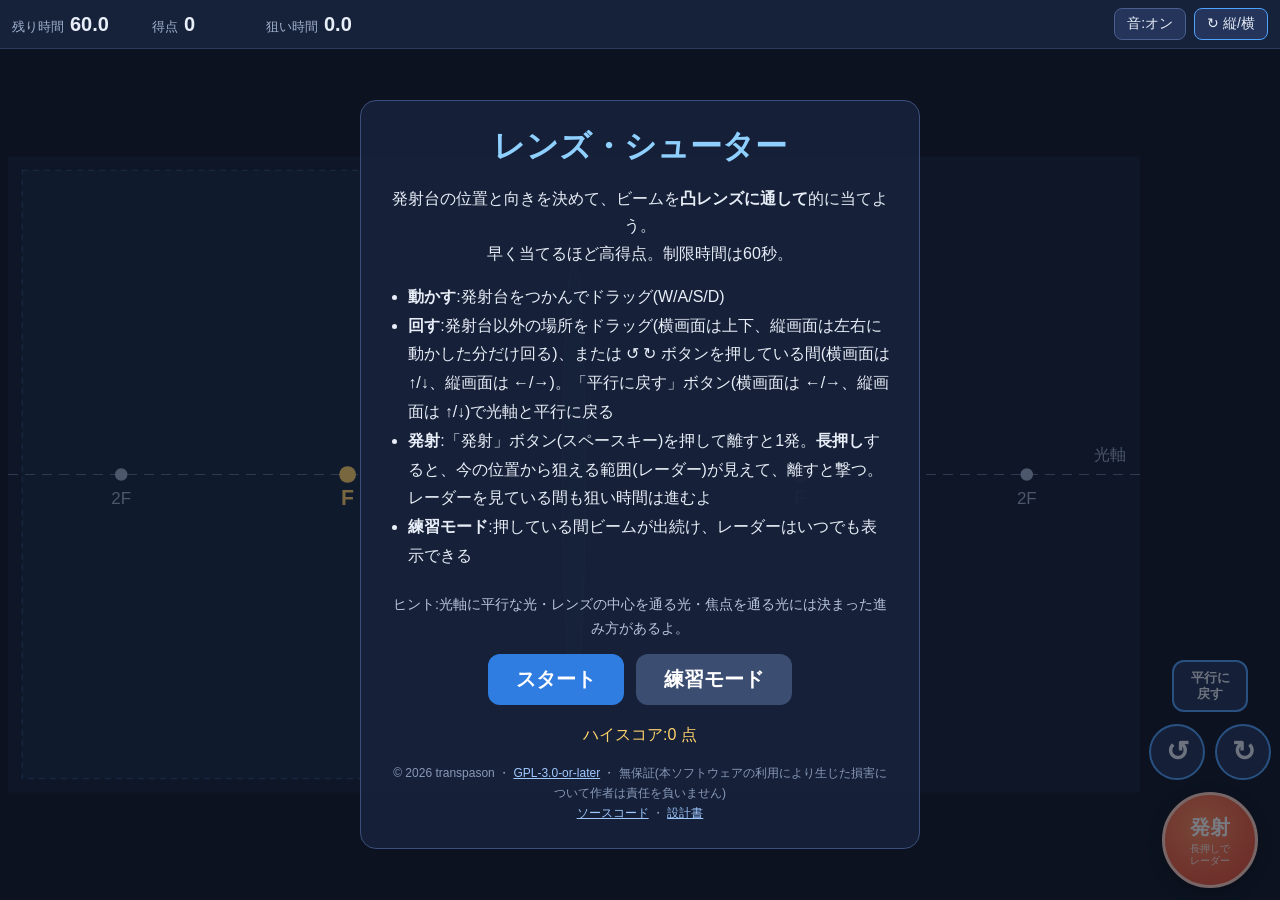
<file: index.html>
<!DOCTYPE html>
<!-- SPDX-License-Identifier: GPL-3.0-or-later
     Copyright (C) 2026 transpason — 無保証。詳細は LICENSE を参照。 -->
<html lang="ja">
<head>
  <meta charset="UTF-8">
  <meta name="viewport" content="width=device-width, initial-scale=1, maximum-scale=1, user-scalable=no">
  <title>レンズ・シューター</title>
  <link rel="stylesheet" href="style.css">
</head>
<body>
  <header id="hud">
    <div class="hud-item" id="hud-time-box"><span class="hud-label">残り時間</span><span id="hud-time" class="hud-value">60.0</span></div>
    <div class="hud-item" id="hud-score-box"><span class="hud-label">得点</span><span id="hud-score" class="hud-value">0</span></div>
    <div class="hud-item"><span class="hud-label">狙い時間</span><span id="hud-aim" class="hud-value">0.0</span></div>
    <div class="hud-item" id="hud-f-box" hidden>
      <label class="hud-label" for="f-slider">焦点距離</label>
      <input id="f-slider" type="range" min="200" max="480" step="10" value="320">
    </div>
    <div class="hud-buttons">
      <button id="btn-quit" class="hud-btn" hidden>やめる</button>
      <button id="btn-radar" class="hud-btn" title="狙える範囲(レーダー)の表示のオン/オフ" hidden>レーダー:オン</button>
      <button id="btn-sound" class="hud-btn" title="効果音のオン/オフ">音:オン</button>
      <button id="btn-rotate" class="hud-btn" title="縦モード/横モードの切り替え(R キー)">↻ 縦/横</button>
    </div>
  </header>

  <main id="stage">
    <canvas id="game"></canvas>
    <div id="controls">
      <button id="btn-level" title="向きを光軸と平行に戻す(光軸に沿う向きの矢印キー)">平行に<br>戻す</button>
      <div class="turn-row">
        <button id="btn-turn-l" class="turn-btn" aria-label="左回りに旋回" title="押している間、左回りに旋回">↺</button>
        <button id="btn-turn-r" class="turn-btn" aria-label="右回りに旋回" title="押している間、右回りに旋回">↻</button>
      </div>
      <button id="btn-fire" aria-label="発射(長押しでレーダー)">発射<small>長押しで<br>レーダー</small></button>
    </div>

    <section id="overlay-title" class="overlay">
      <div class="panel">
        <h1>レンズ・シューター</h1>
        <p>発射台の位置と向きを決めて、ビームを<strong>凸レンズに通して</strong>的に当てよう。<br>
          早く当てるほど高得点。制限時間は60秒。</p>
        <ul class="howto">
          <li><b>動かす</b>:発射台をつかんでドラッグ(W/A/S/D)</li>
          <li><b>回す</b>:発射台以外の場所をドラッグ(横画面は上下、縦画面は左右に動かした分だけ回る)、または ↺ ↻ ボタンを押している間(横画面は ↑/↓、縦画面は ←/→)。「平行に戻す」ボタン(横画面は ←/→、縦画面は ↑/↓)で光軸と平行に戻る</li>
          <li><b>発射</b>:「発射」ボタン(スペースキー)を押して離すと1発。<b>長押し</b>すると、今の位置から狙える範囲(レーダー)が見えて、離すと撃つ。レーダーを見ている間も狙い時間は進むよ</li>
          <li><b>練習モード</b>:押している間ビームが出続け、レーダーはいつでも表示できる</li>
        </ul>
        <p class="hint">ヒント:光軸に平行な光・レンズの中心を通る光・焦点を通る光には決まった進み方があるよ。</p>
        <div class="buttons">
          <button id="btn-start" class="big">スタート</button>
          <button id="btn-practice" class="big secondary">練習モード</button>
        </div>
        <p class="highscore">ハイスコア:<span id="title-high">0</span> 点</p>
        <p class="legal">© 2026 transpason ・ <a href="https://github.com/transpason/game_lens_shooter/blob/main/LICENSE" target="_blank" rel="noopener">GPL-3.0-or-later</a> ・ 無保証(本ソフトウェアの利用により生じた損害について作者は責任を負いません)<br>
          <a href="https://github.com/transpason/game_lens_shooter" target="_blank" rel="noopener">ソースコード</a> ・ <a href="docs/design.html" target="_blank" rel="noopener">設計書</a></p>
      </div>
    </section>

    <section id="overlay-result" class="overlay" hidden>
      <div class="panel">
        <h2>結果</h2>
        <p class="result-score"><span id="res-score">0</span> 点 <span id="res-new" hidden>ハイスコア更新!</span></p>
        <table class="result-table">
          <tr><th>命中数</th><td id="res-hits">0</td></tr>
          <tr><th>最速命中</th><td id="res-best">-</td></tr>
          <tr><th>平行な光で命中</th><td id="res-parallel">0</td></tr>
          <tr><th>中心を通る光で命中</th><td id="res-center">0</td></tr>
          <tr><th>焦点を通る光で命中</th><td id="res-focus">0</td></tr>
          <tr><th>焦点から発射で命中</th><td id="res-focus-shot">0</td></tr>
          <tr><th>Fより内側から命中</th><td id="res-inside">0</td></tr>
          <tr><th>一発命中</th><td id="res-first">0</td></tr>
        </table>
        <p class="hint">後ろの線は、命中したビームの道筋だよ。</p>
        <div class="buttons">
          <button id="btn-retry" class="big">もう一度</button>
          <button id="btn-title" class="big secondary">タイトルへ</button>
        </div>
      </div>
    </section>

    <div id="rotate-fade"></div>
  </main>

  <script src="js/optics.js"></script>
  <script src="js/game.js"></script>
</body>
</html>
</file>
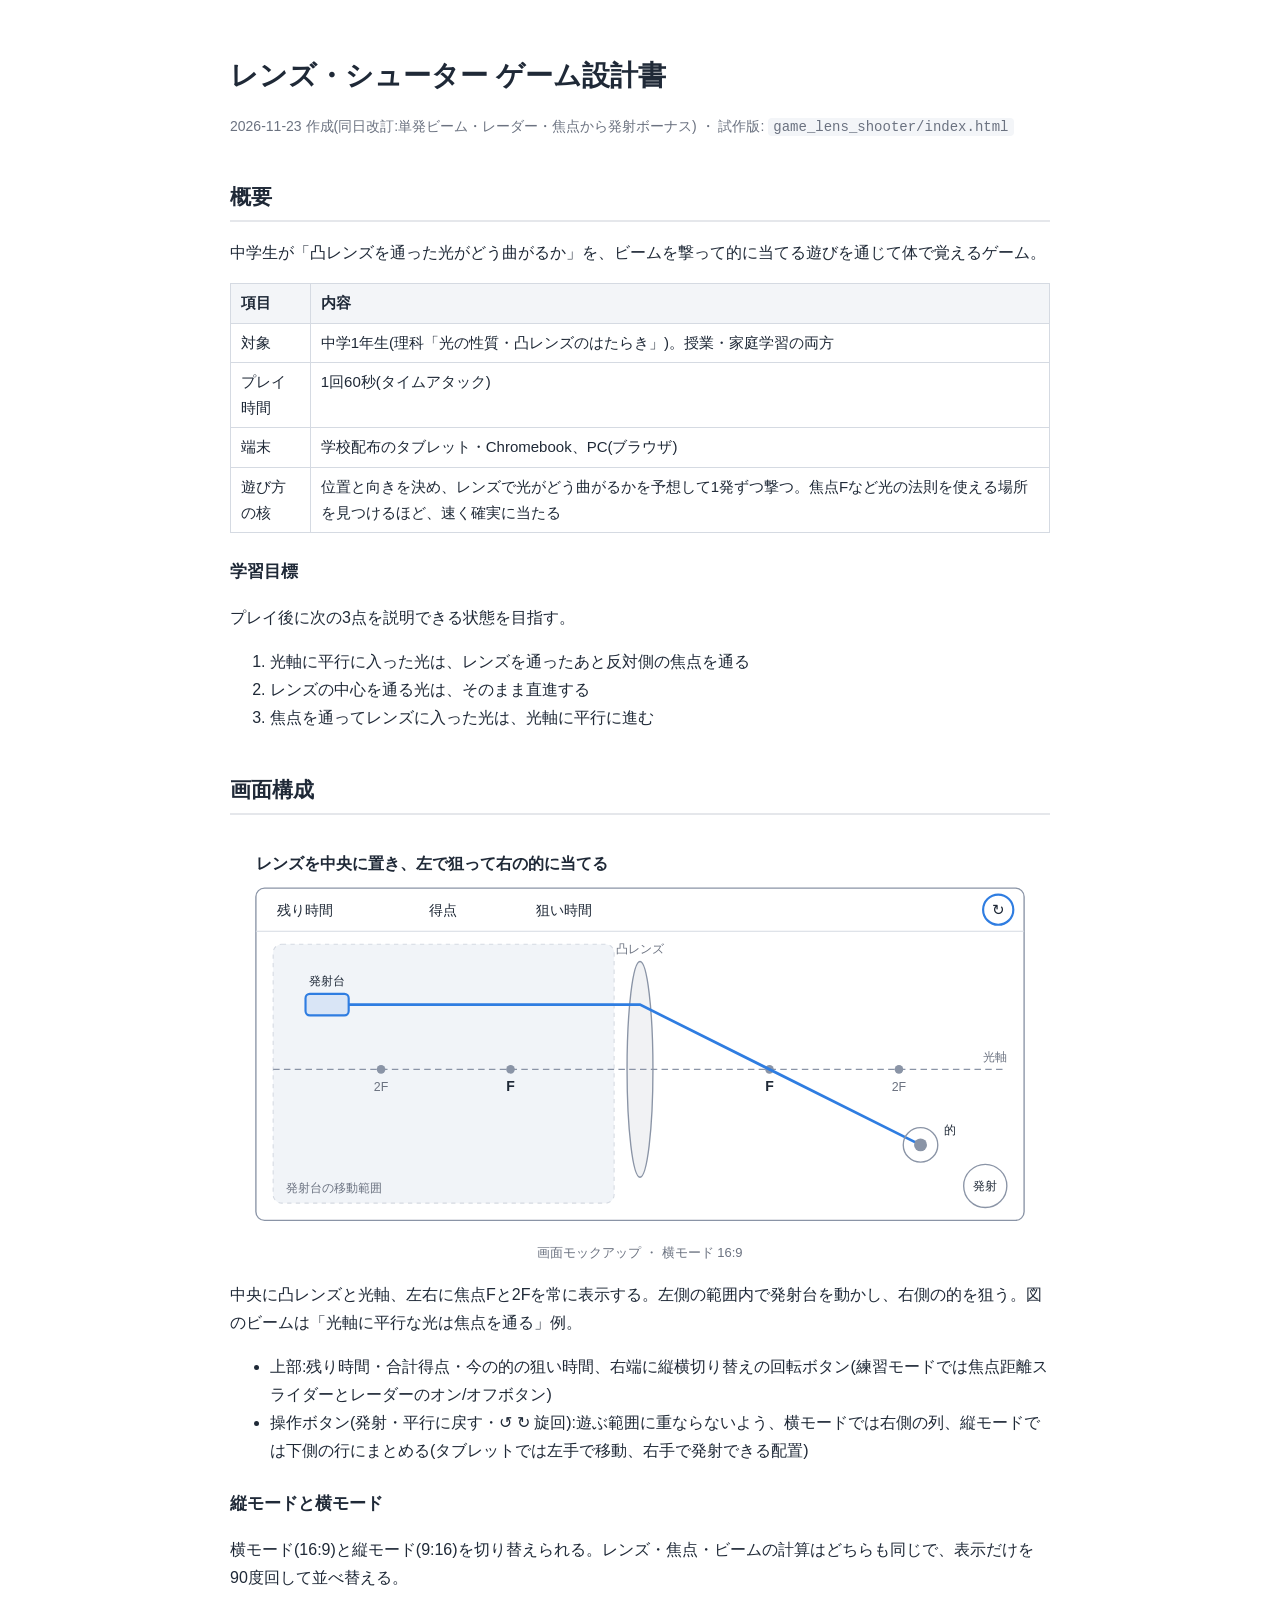
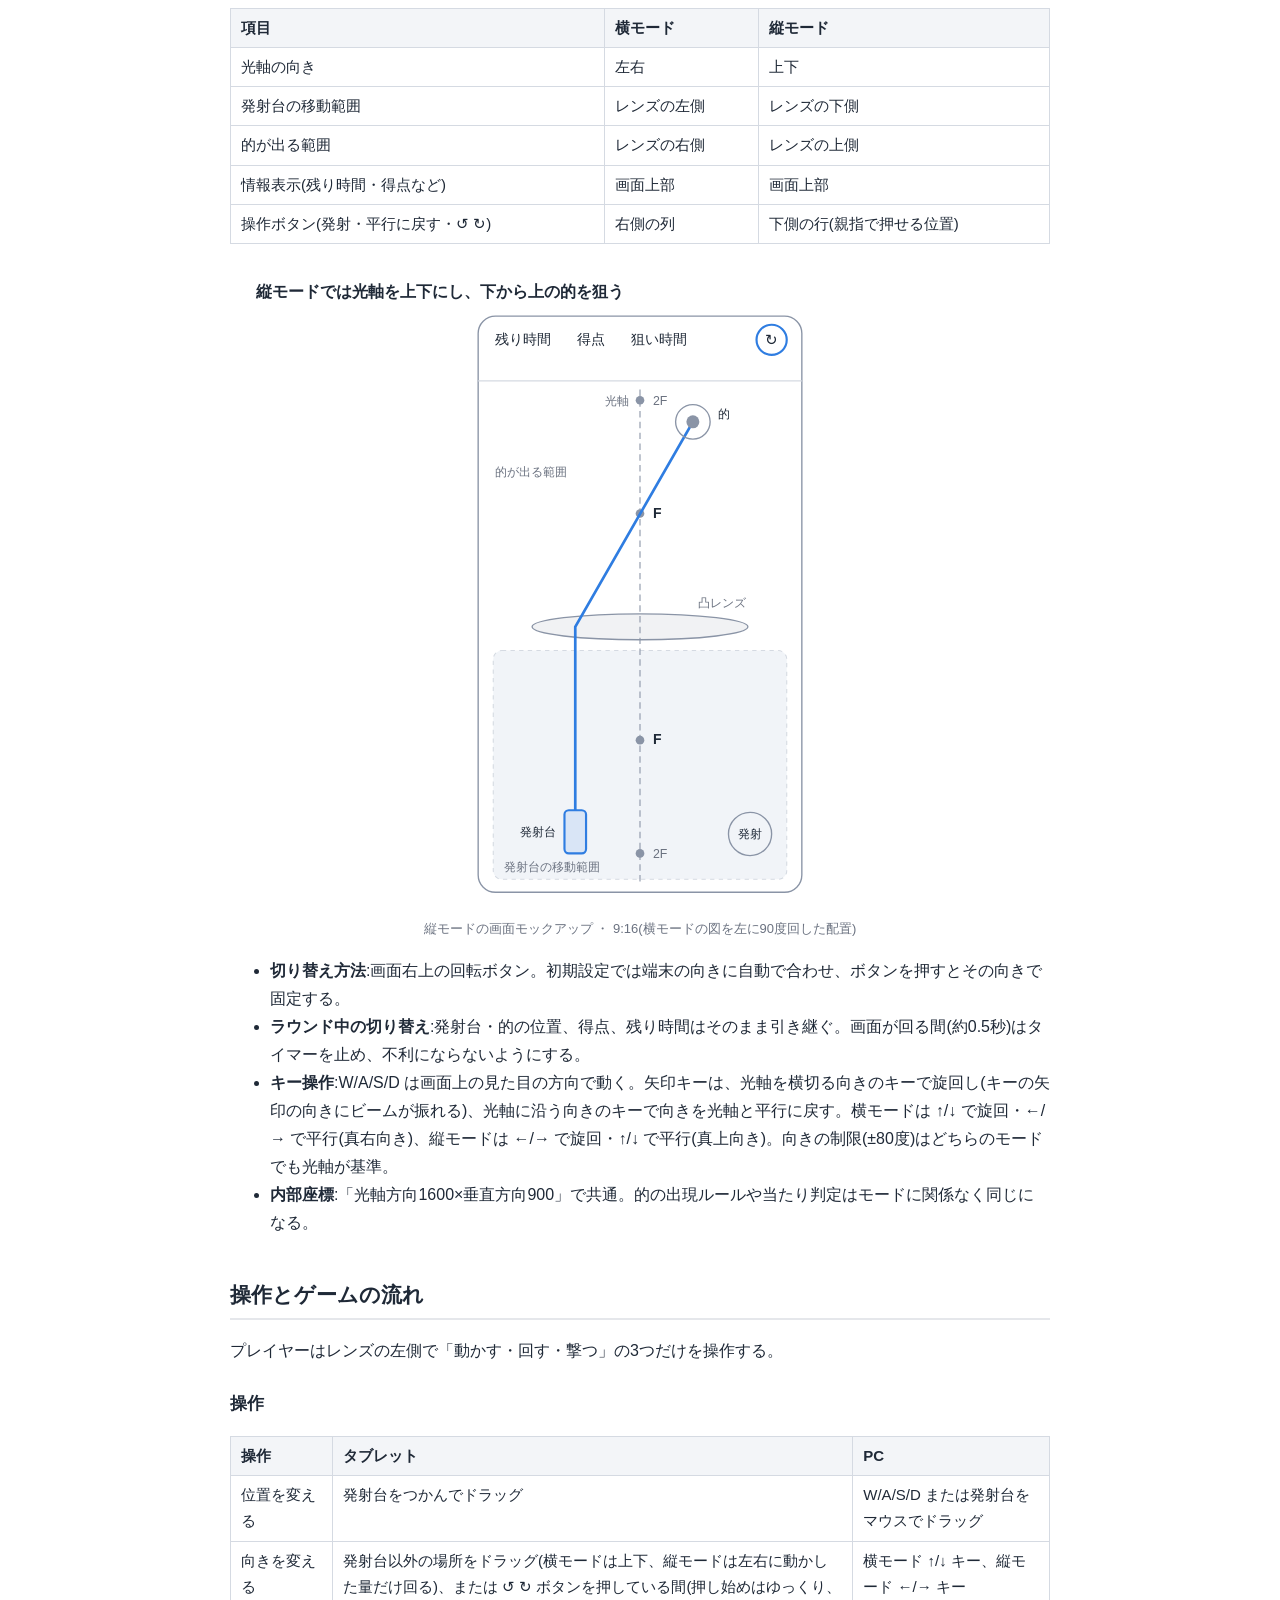
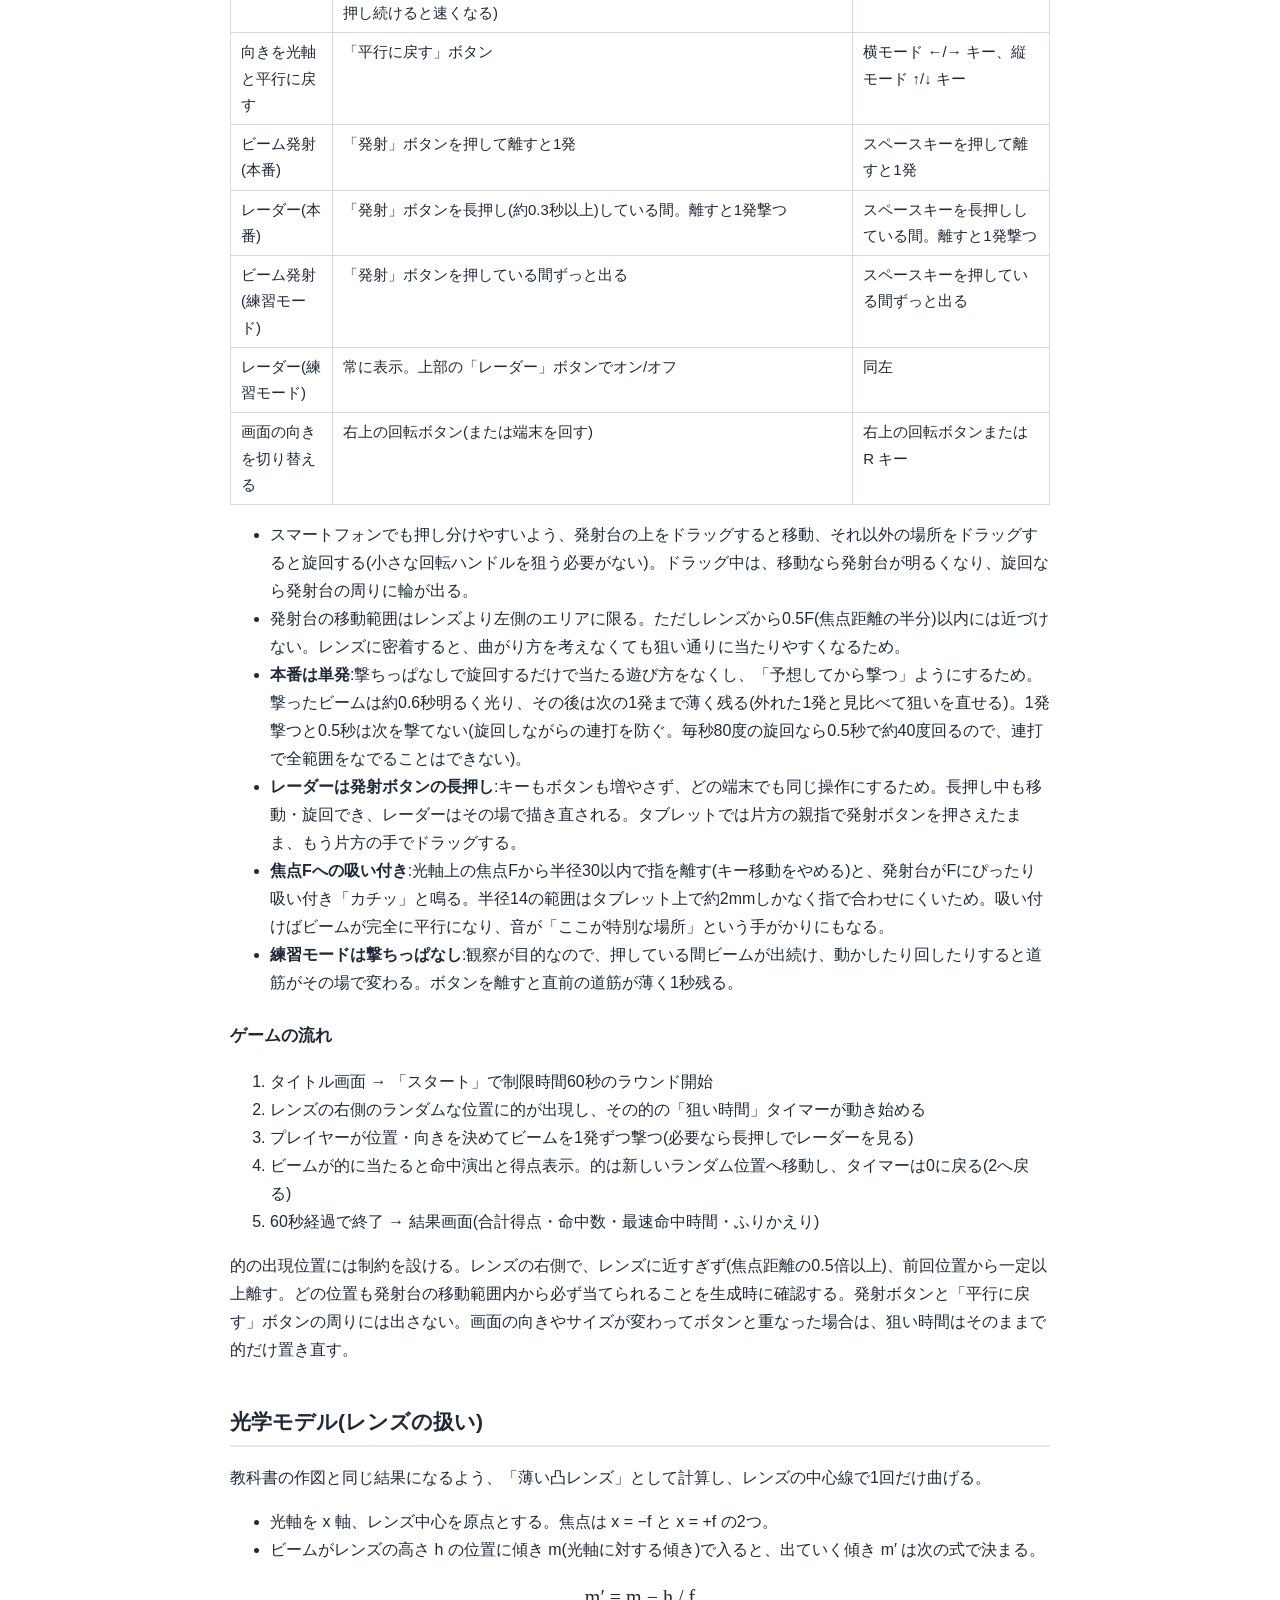
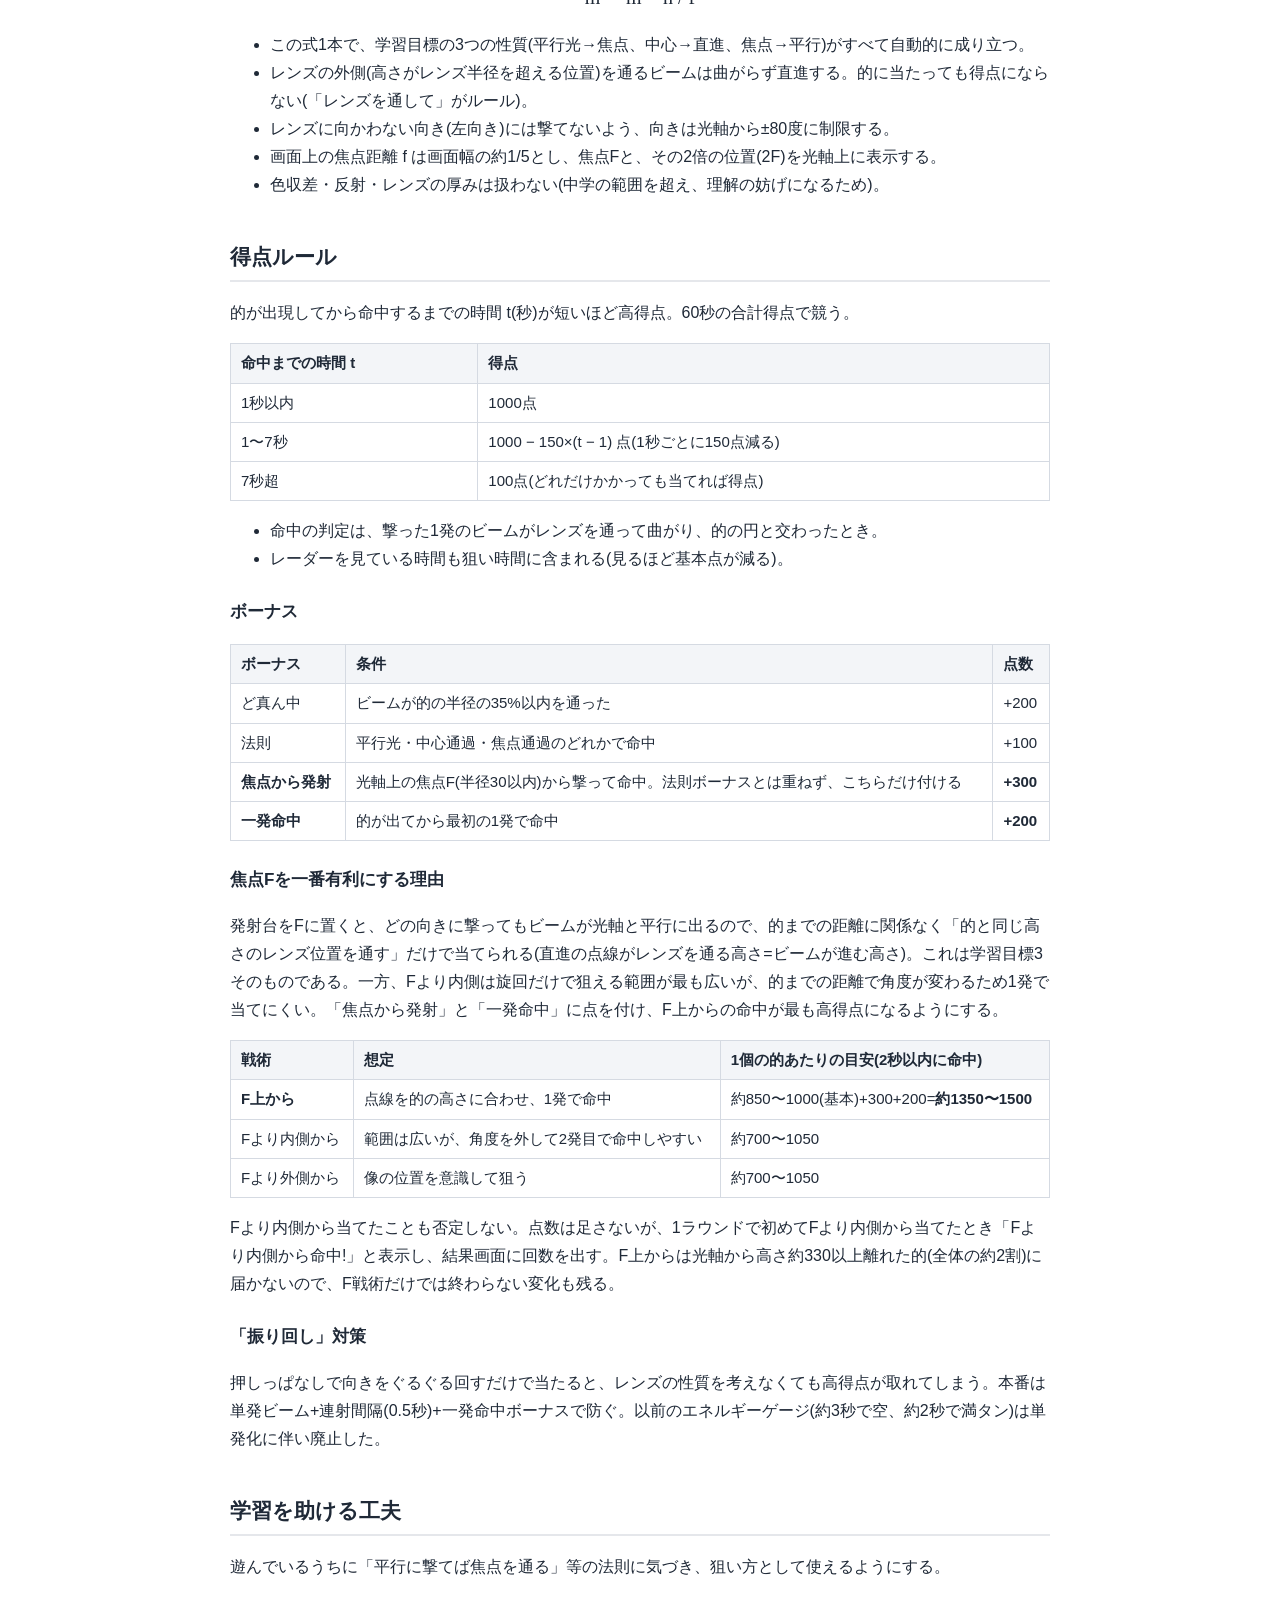
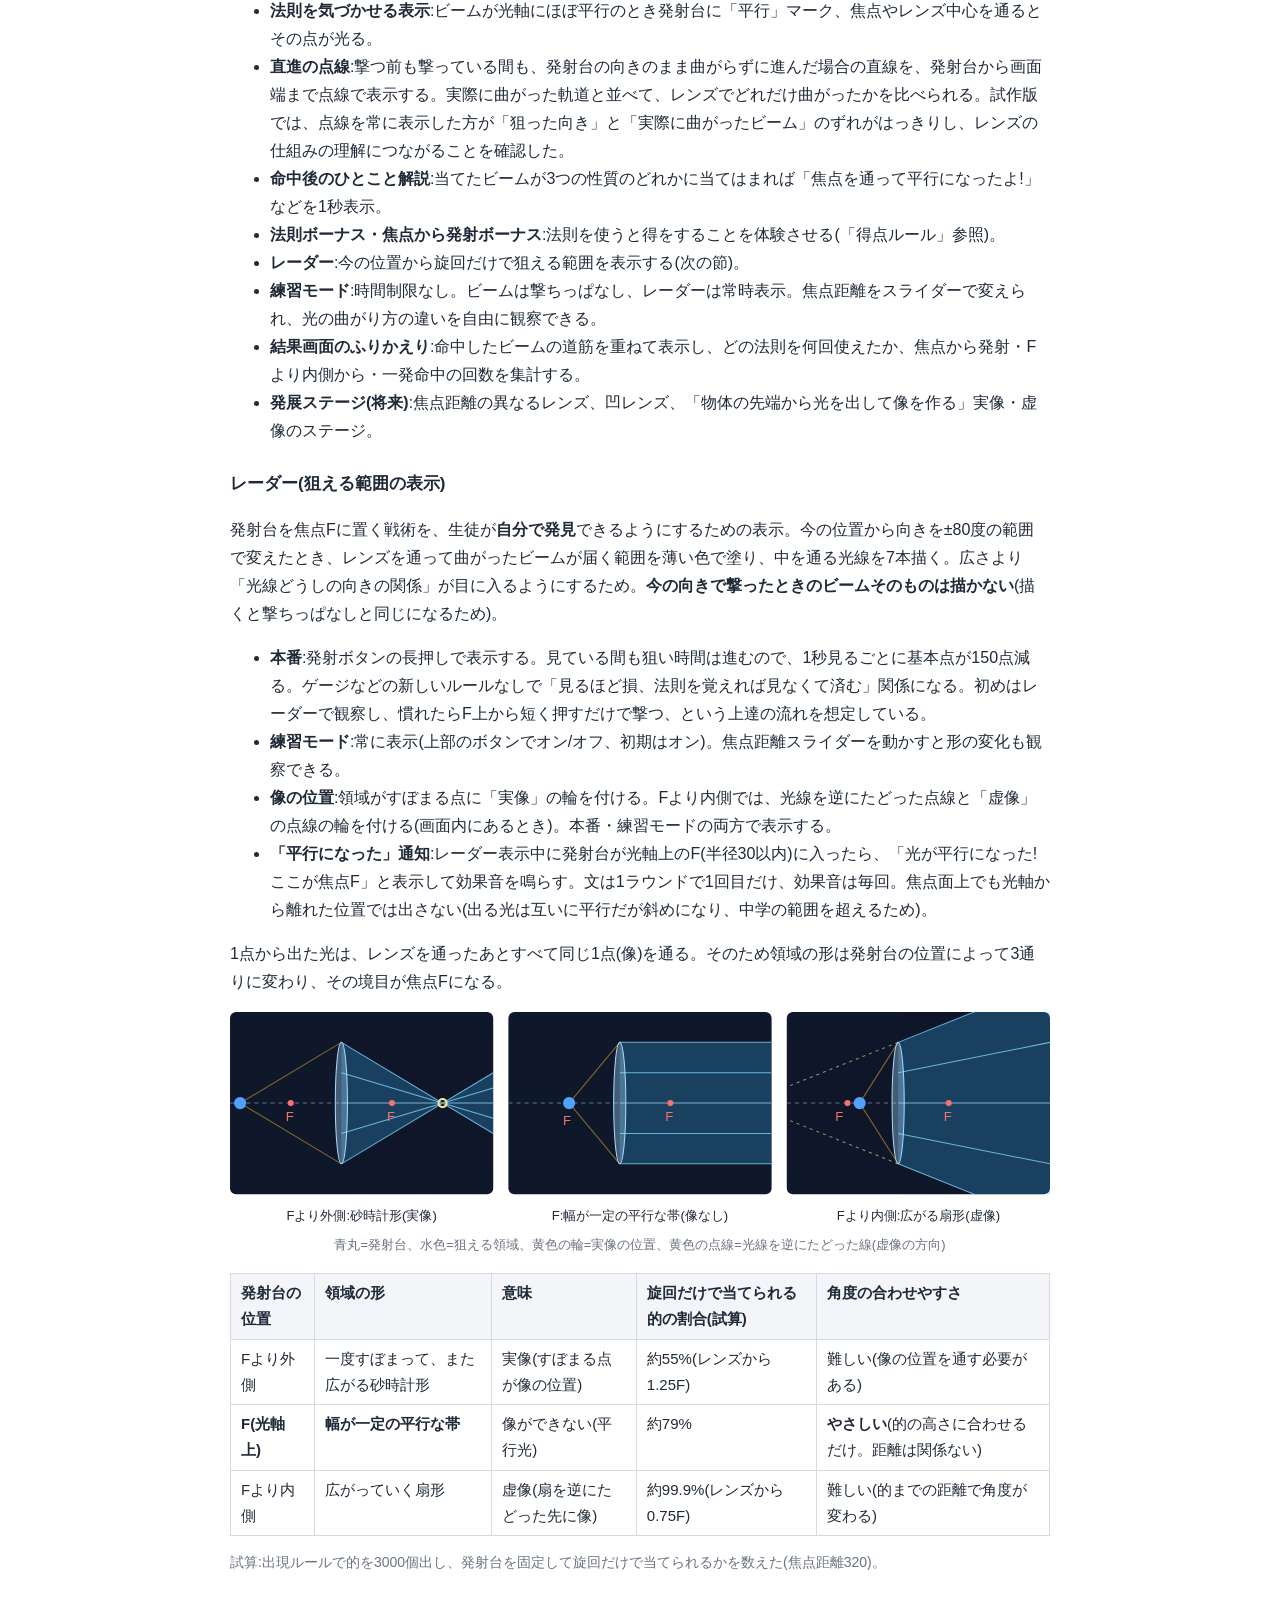
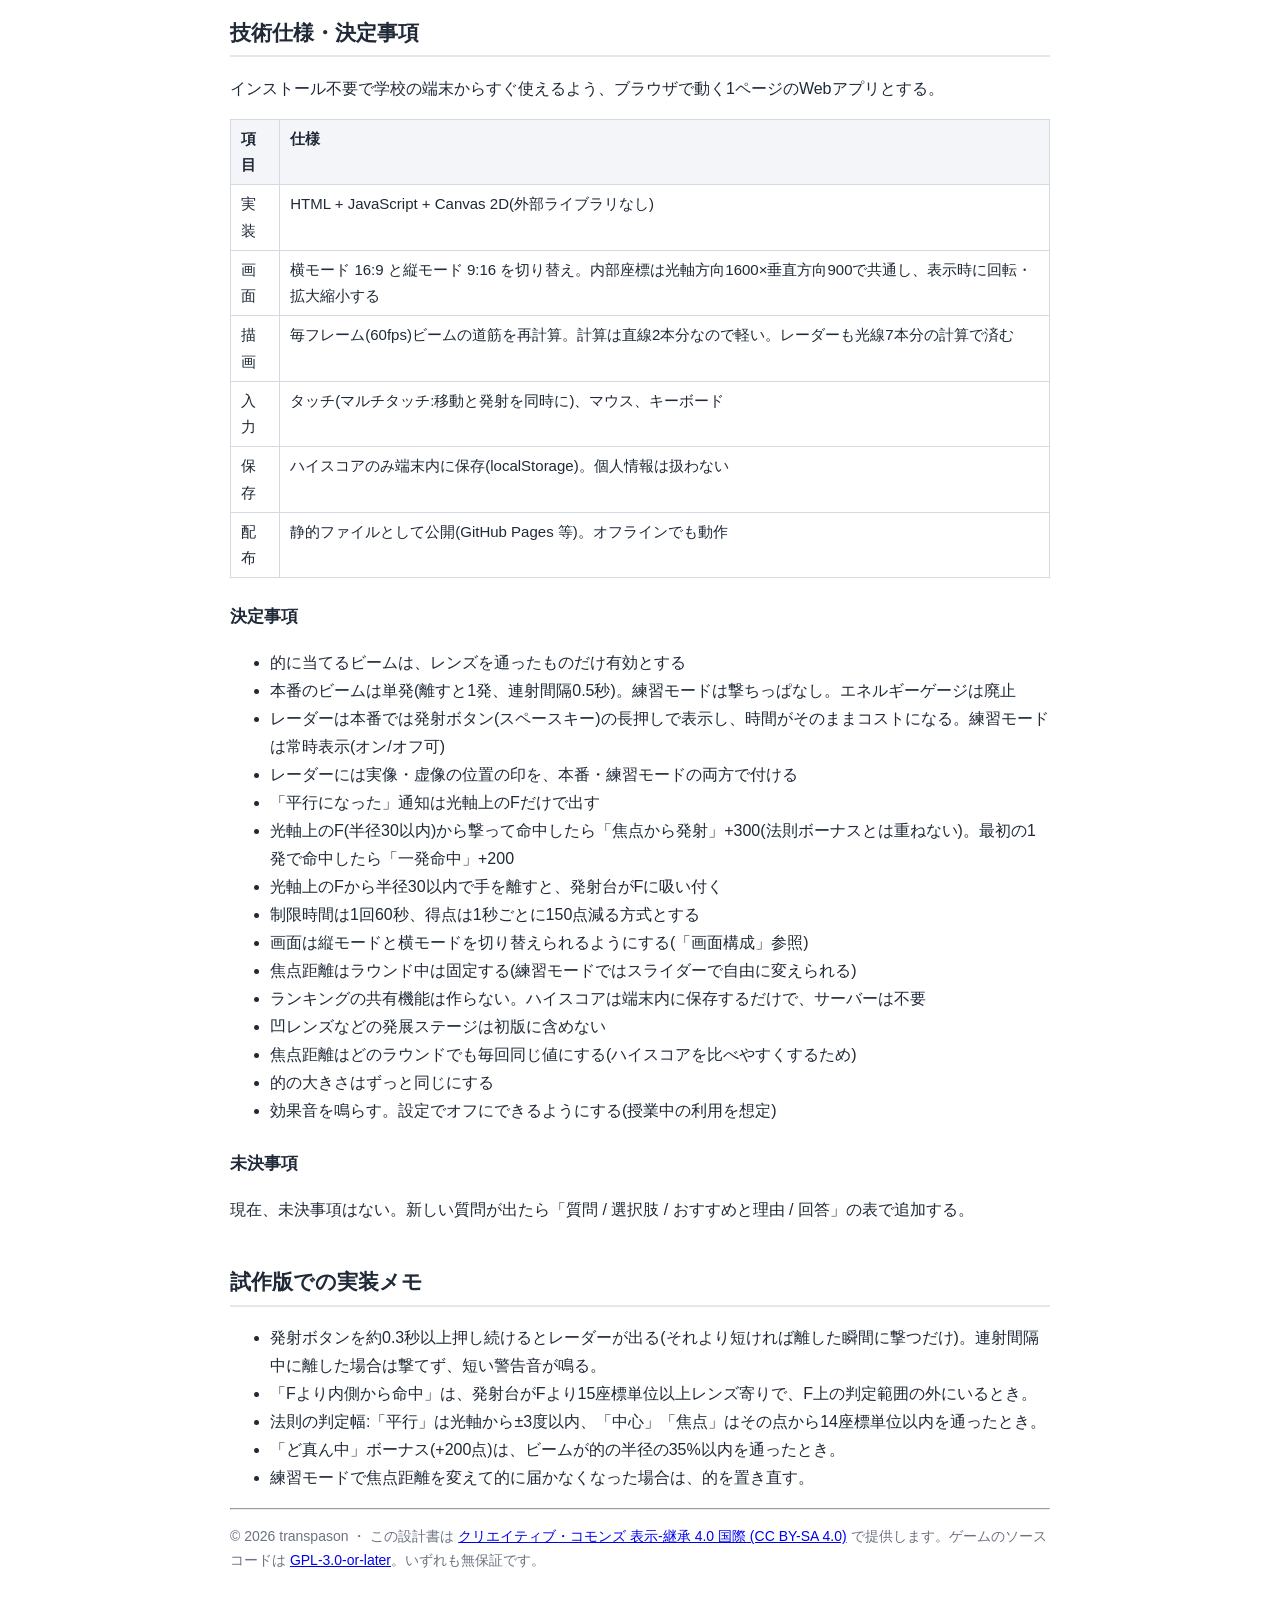
<file: docs/design.html>
<!DOCTYPE html>
<html lang="ja">
<head>
<meta charset="UTF-8">
<meta name="viewport" content="width=device-width, initial-scale=1">
<title>レンズ・シューター ゲーム設計書</title>
<style>
  body { max-width: 820px; margin: 0 auto; padding: 32px 20px 64px; font-family: "Hiragino Kaku Gothic ProN", "Noto Sans JP", "Yu Gothic", Meiryo, sans-serif; line-height: 1.75; color: #1f2937; }
  h1 { font-size: 28px; margin-bottom: 4px; }
  h2 { font-size: 21px; margin-top: 40px; padding-bottom: 4px; border-bottom: 2px solid #e5e7eb; }
  h3 { font-size: 17px; margin-top: 24px; }
  .meta { color: #6b7280; font-size: 14px; }
  table { border-collapse: collapse; width: 100%; margin: 12px 0; font-size: 15px; }
  th, td { border: 1px solid #d5dae2; padding: 6px 10px; text-align: left; vertical-align: top; }
  th { background: #f3f5f8; }
  figure { margin: 16px 0; }
  figcaption { font-size: 13px; color: #6b7280; text-align: center; }
  svg { width: 100%; height: auto; display: block; }
  .formula { text-align: center; font-size: 20px; font-family: "Times New Roman", serif; margin: 12px 0; }
  code { background: #f3f5f8; padding: 1px 5px; border-radius: 4px; }
</style>
</head>
<body>

<h1>レンズ・シューター ゲーム設計書</h1>
<p class="meta">2026-11-23 作成(同日改訂:単発ビーム・レーダー・焦点から発射ボーナス) ・ 試作版: <code>game_lens_shooter/index.html</code></p>

<h2>概要</h2>
<p>中学生が「凸レンズを通った光がどう曲がるか」を、ビームを撃って的に当てる遊びを通じて体で覚えるゲーム。</p>
<table>
  <tr><th>項目</th><th>内容</th></tr>
  <tr><td>対象</td><td>中学1年生(理科「光の性質・凸レンズのはたらき」)。授業・家庭学習の両方</td></tr>
  <tr><td>プレイ時間</td><td>1回60秒(タイムアタック)</td></tr>
  <tr><td>端末</td><td>学校配布のタブレット・Chromebook、PC(ブラウザ)</td></tr>
  <tr><td>遊び方の核</td><td>位置と向きを決め、レンズで光がどう曲がるかを予想して1発ずつ撃つ。焦点Fなど光の法則を使える場所を見つけるほど、速く確実に当たる</td></tr>
</table>
<h3>学習目標</h3>
<p>プレイ後に次の3点を説明できる状態を目指す。</p>
<ol>
  <li>光軸に平行に入った光は、レンズを通ったあと反対側の焦点を通る</li>
  <li>レンズの中心を通る光は、そのまま直進する</li>
  <li>焦点を通ってレンズに入った光は、光軸に平行に進む</li>
</ol>

<h2>画面構成</h2>
<figure>
<svg viewBox="0 0 760 380" role="img" aria-label="横モードの画面モックアップ" font-size="13">
  <text x="24" y="34" font-size="15" font-weight="600" fill="#1f2937">レンズを中央に置き、左で狙って右の的に当てる</text>
  <rect x="24" y="52" width="712" height="308" rx="8" fill="none" stroke="#8a94a6" stroke-width="1.25"/>
  <line x1="24" y1="92" x2="736" y2="92" stroke="#d5dae2"/>
  <text x="44" y="77" fill="#1f2937">残り時間</text>
  <text x="184" y="77" fill="#1f2937">得点</text>
  <text x="284" y="77" fill="#1f2937">狙い時間</text>
  <circle cx="712" cy="72" r="14" fill="none" stroke="#2f7de1" stroke-width="2"/>
  <text x="712" y="77" text-anchor="middle" font-size="14" fill="#1f2937">↻</text>
  <rect x="40" y="104" width="316" height="240" rx="8" fill="#f1f4f8" stroke="#d5dae2" stroke-dasharray="4 4"/>
  <text x="52" y="334" font-size="11.5" fill="#6b7280">発射台の移動範囲</text>
  <line x1="40" y1="220" x2="720" y2="220" stroke="#8a94a6" stroke-dasharray="6 4"/>
  <circle cx="140" cy="220" r="4" fill="#8a94a6"/><circle cx="260" cy="220" r="4" fill="#8a94a6"/>
  <circle cx="500" cy="220" r="4" fill="#8a94a6"/><circle cx="620" cy="220" r="4" fill="#8a94a6"/>
  <text x="720" y="212" text-anchor="end" font-size="11.5" fill="#6b7280">光軸</text>
  <text x="140" y="240" text-anchor="middle" font-size="11.5" fill="#6b7280">2F</text>
  <text x="260" y="240" text-anchor="middle" font-weight="600" fill="#1f2937">F</text>
  <text x="500" y="240" text-anchor="middle" font-weight="600" fill="#1f2937">F</text>
  <text x="620" y="240" text-anchor="middle" font-size="11.5" fill="#6b7280">2F</text>
  <ellipse cx="380" cy="220" rx="12" ry="100" fill="#8a94a6" fill-opacity="0.12" stroke="#8a94a6" stroke-width="1.25"/>
  <text x="380" y="112" text-anchor="middle" font-size="11.5" fill="#6b7280">凸レンズ</text>
  <path d="M110 160H380L640 290" fill="none" stroke="#2f7de1" stroke-width="2.5"/>
  <rect x="70" y="150" width="40" height="20" rx="4" fill="#2f7de1" fill-opacity="0.12" stroke="#2f7de1" stroke-width="2"/>
  <text x="90" y="142" text-anchor="middle" font-size="11.5" fill="#1f2937">発射台</text>
  <circle cx="640" cy="290" r="16" fill="none" stroke="#8a94a6" stroke-width="1.25"/>
  <circle cx="640" cy="290" r="6" fill="#8a94a6"/>
  <text x="662" y="280" font-size="11.5" fill="#1f2937">的</text>
  <circle cx="700" cy="328" r="20" fill="none" stroke="#8a94a6" stroke-width="1.25"/>
  <text x="700" y="332" text-anchor="middle" font-size="11.5" fill="#1f2937">発射</text>
</svg>
<figcaption>画面モックアップ ・ 横モード 16:9</figcaption>
</figure>
<p>中央に凸レンズと光軸、左右に焦点Fと2Fを常に表示する。左側の範囲内で発射台を動かし、右側の的を狙う。図のビームは「光軸に平行な光は焦点を通る」例。</p>
<ul>
  <li>上部:残り時間・合計得点・今の的の狙い時間、右端に縦横切り替えの回転ボタン(練習モードでは焦点距離スライダーとレーダーのオン/オフボタン)</li>
  <li>操作ボタン(発射・平行に戻す・↺ ↻ 旋回):遊ぶ範囲に重ならないよう、横モードでは右側の列、縦モードでは下側の行にまとめる(タブレットでは左手で移動、右手で発射できる配置)</li>
</ul>

<h3>縦モードと横モード</h3>
<p>横モード(16:9)と縦モード(9:16)を切り替えられる。レンズ・焦点・ビームの計算はどちらも同じで、表示だけを90度回して並べ替える。</p>
<table>
  <tr><th>項目</th><th>横モード</th><th>縦モード</th></tr>
  <tr><td>光軸の向き</td><td>左右</td><td>上下</td></tr>
  <tr><td>発射台の移動範囲</td><td>レンズの左側</td><td>レンズの下側</td></tr>
  <tr><td>的が出る範囲</td><td>レンズの右側</td><td>レンズの上側</td></tr>
  <tr><td>情報表示(残り時間・得点など)</td><td>画面上部</td><td>画面上部</td></tr>
  <tr><td>操作ボタン(発射・平行に戻す・↺ ↻)</td><td>右側の列</td><td>下側の行(親指で押せる位置)</td></tr>
</table>
<figure>
<svg viewBox="0 0 760 610" role="img" aria-label="縦モードの画面モックアップ" font-size="13">
  <text x="24" y="34" font-size="15" font-weight="600" fill="#1f2937">縦モードでは光軸を上下にし、下から上の的を狙う</text>
  <rect x="230" y="52" width="300" height="534" rx="16" fill="none" stroke="#8a94a6" stroke-width="1.25"/>
  <line x1="230" y1="112" x2="530" y2="112" stroke="#d5dae2"/>
  <text x="246" y="78" fill="#1f2937">残り時間</text>
  <text x="322" y="78" fill="#1f2937">得点</text>
  <text x="372" y="78" fill="#1f2937">狙い時間</text>
  <circle cx="502" cy="74" r="14" fill="none" stroke="#2f7de1" stroke-width="2"/>
  <text x="502" y="79" text-anchor="middle" font-size="14" fill="#1f2937">↻</text>
  <rect x="244" y="362" width="272" height="212" rx="8" fill="#f1f4f8" stroke="#d5dae2" stroke-dasharray="4 4"/>
  <text x="254" y="566" font-size="11.5" fill="#6b7280">発射台の移動範囲</text>
  <line x1="380" y1="120" x2="380" y2="578" stroke="#8a94a6" stroke-dasharray="6 4"/>
  <circle cx="380" cy="130" r="4" fill="#8a94a6"/><circle cx="380" cy="235" r="4" fill="#8a94a6"/>
  <circle cx="380" cy="445" r="4" fill="#8a94a6"/><circle cx="380" cy="550" r="4" fill="#8a94a6"/>
  <text x="370" y="134" text-anchor="end" font-size="11.5" fill="#6b7280">光軸</text>
  <text x="392" y="134" font-size="11.5" fill="#6b7280">2F</text>
  <text x="392" y="239" font-weight="600" fill="#1f2937">F</text>
  <text x="392" y="449" font-weight="600" fill="#1f2937">F</text>
  <text x="392" y="554" font-size="11.5" fill="#6b7280">2F</text>
  <ellipse cx="380" cy="340" rx="100" ry="12" fill="#8a94a6" fill-opacity="0.12" stroke="#8a94a6" stroke-width="1.25"/>
  <text x="478" y="322" text-anchor="end" font-size="11.5" fill="#6b7280">凸レンズ</text>
  <text x="246" y="200" font-size="11.5" fill="#6b7280">的が出る範囲</text>
  <path d="M320 510V340L429 150" fill="none" stroke="#2f7de1" stroke-width="2.5"/>
  <rect x="310" y="510" width="20" height="40" rx="4" fill="#2f7de1" fill-opacity="0.12" stroke="#2f7de1" stroke-width="2"/>
  <text x="302" y="534" text-anchor="end" font-size="11.5" fill="#1f2937">発射台</text>
  <circle cx="429" cy="150" r="16" fill="none" stroke="#8a94a6" stroke-width="1.25"/>
  <circle cx="429" cy="150" r="6" fill="#8a94a6"/>
  <text x="452" y="146" font-size="11.5" fill="#1f2937">的</text>
  <circle cx="482" cy="532" r="20" fill="none" stroke="#8a94a6" stroke-width="1.25"/>
  <text x="482" y="536" text-anchor="middle" font-size="11.5" fill="#1f2937">発射</text>
</svg>
<figcaption>縦モードの画面モックアップ ・ 9:16(横モードの図を左に90度回した配置)</figcaption>
</figure>
<ul>
  <li><b>切り替え方法</b>:画面右上の回転ボタン。初期設定では端末の向きに自動で合わせ、ボタンを押すとその向きで固定する。</li>
  <li><b>ラウンド中の切り替え</b>:発射台・的の位置、得点、残り時間はそのまま引き継ぐ。画面が回る間(約0.5秒)はタイマーを止め、不利にならないようにする。</li>
  <li><b>キー操作</b>:W/A/S/D は画面上の見た目の方向で動く。矢印キーは、光軸を横切る向きのキーで旋回し(キーの矢印の向きにビームが振れる)、光軸に沿う向きのキーで向きを光軸と平行に戻す。横モードは ↑/↓ で旋回・←/→ で平行(真右向き)、縦モードは ←/→ で旋回・↑/↓ で平行(真上向き)。向きの制限(±80度)はどちらのモードでも光軸が基準。</li>
  <li><b>内部座標</b>:「光軸方向1600×垂直方向900」で共通。的の出現ルールや当たり判定はモードに関係なく同じになる。</li>
</ul>

<h2>操作とゲームの流れ</h2>
<p>プレイヤーはレンズの左側で「動かす・回す・撃つ」の3つだけを操作する。</p>
<h3>操作</h3>
<table>
  <tr><th>操作</th><th>タブレット</th><th>PC</th></tr>
  <tr><td>位置を変える</td><td>発射台をつかんでドラッグ</td><td>W/A/S/D または発射台をマウスでドラッグ</td></tr>
  <tr><td>向きを変える</td><td>発射台以外の場所をドラッグ(横モードは上下、縦モードは左右に動かした量だけ回る)、または ↺ ↻ ボタンを押している間(押し始めはゆっくり、押し続けると速くなる)</td><td>横モード ↑/↓ キー、縦モード ←/→ キー</td></tr>
  <tr><td>向きを光軸と平行に戻す</td><td>「平行に戻す」ボタン</td><td>横モード ←/→ キー、縦モード ↑/↓ キー</td></tr>
  <tr><td>ビーム発射(本番)</td><td>「発射」ボタンを押して離すと1発</td><td>スペースキーを押して離すと1発</td></tr>
  <tr><td>レーダー(本番)</td><td>「発射」ボタンを長押し(約0.3秒以上)している間。離すと1発撃つ</td><td>スペースキーを長押ししている間。離すと1発撃つ</td></tr>
  <tr><td>ビーム発射(練習モード)</td><td>「発射」ボタンを押している間ずっと出る</td><td>スペースキーを押している間ずっと出る</td></tr>
  <tr><td>レーダー(練習モード)</td><td>常に表示。上部の「レーダー」ボタンでオン/オフ</td><td>同左</td></tr>
  <tr><td>画面の向きを切り替える</td><td>右上の回転ボタン(または端末を回す)</td><td>右上の回転ボタンまたは R キー</td></tr>
</table>
<ul>
  <li>スマートフォンでも押し分けやすいよう、発射台の上をドラッグすると移動、それ以外の場所をドラッグすると旋回する(小さな回転ハンドルを狙う必要がない)。ドラッグ中は、移動なら発射台が明るくなり、旋回なら発射台の周りに輪が出る。</li>
  <li>発射台の移動範囲はレンズより左側のエリアに限る。ただしレンズから0.5F(焦点距離の半分)以内には近づけない。レンズに密着すると、曲がり方を考えなくても狙い通りに当たりやすくなるため。</li>
  <li><b>本番は単発</b>:撃ちっぱなしで旋回するだけで当たる遊び方をなくし、「予想してから撃つ」ようにするため。撃ったビームは約0.6秒明るく光り、その後は次の1発まで薄く残る(外れた1発と見比べて狙いを直せる)。1発撃つと0.5秒は次を撃てない(旋回しながらの連打を防ぐ。毎秒80度の旋回なら0.5秒で約40度回るので、連打で全範囲をなでることはできない)。</li>
  <li><b>レーダーは発射ボタンの長押し</b>:キーもボタンも増やさず、どの端末でも同じ操作にするため。長押し中も移動・旋回でき、レーダーはその場で描き直される。タブレットでは片方の親指で発射ボタンを押さえたまま、もう片方の手でドラッグする。</li>
  <li><b>焦点Fへの吸い付き</b>:光軸上の焦点Fから半径30以内で指を離す(キー移動をやめる)と、発射台がFにぴったり吸い付き「カチッ」と鳴る。半径14の範囲はタブレット上で約2mmしかなく指で合わせにくいため。吸い付けばビームが完全に平行になり、音が「ここが特別な場所」という手がかりにもなる。</li>
  <li><b>練習モードは撃ちっぱなし</b>:観察が目的なので、押している間ビームが出続け、動かしたり回したりすると道筋がその場で変わる。ボタンを離すと直前の道筋が薄く1秒残る。</li>
</ul>
<h3>ゲームの流れ</h3>
<ol>
  <li>タイトル画面 → 「スタート」で制限時間60秒のラウンド開始</li>
  <li>レンズの右側のランダムな位置に的が出現し、その的の「狙い時間」タイマーが動き始める</li>
  <li>プレイヤーが位置・向きを決めてビームを1発ずつ撃つ(必要なら長押しでレーダーを見る)</li>
  <li>ビームが的に当たると命中演出と得点表示。的は新しいランダム位置へ移動し、タイマーは0に戻る(2へ戻る)</li>
  <li>60秒経過で終了 → 結果画面(合計得点・命中数・最速命中時間・ふりかえり)</li>
</ol>
<p>的の出現位置には制約を設ける。レンズの右側で、レンズに近すぎず(焦点距離の0.5倍以上)、前回位置から一定以上離す。どの位置も発射台の移動範囲内から必ず当てられることを生成時に確認する。発射ボタンと「平行に戻す」ボタンの周りには出さない。画面の向きやサイズが変わってボタンと重なった場合は、狙い時間はそのままで的だけ置き直す。</p>

<h2>光学モデル(レンズの扱い)</h2>
<p>教科書の作図と同じ結果になるよう、「薄い凸レンズ」として計算し、レンズの中心線で1回だけ曲げる。</p>
<ul>
  <li>光軸を x 軸、レンズ中心を原点とする。焦点は x = −f と x = +f の2つ。</li>
  <li>ビームがレンズの高さ h の位置に傾き m(光軸に対する傾き)で入ると、出ていく傾き m′ は次の式で決まる。</li>
</ul>
<p class="formula">m′ = m − h / f</p>
<ul>
  <li>この式1本で、学習目標の3つの性質(平行光→焦点、中心→直進、焦点→平行)がすべて自動的に成り立つ。</li>
  <li>レンズの外側(高さがレンズ半径を超える位置)を通るビームは曲がらず直進する。的に当たっても得点にならない(「レンズを通して」がルール)。</li>
  <li>レンズに向かわない向き(左向き)には撃てないよう、向きは光軸から±80度に制限する。</li>
  <li>画面上の焦点距離 f は画面幅の約1/5とし、焦点Fと、その2倍の位置(2F)を光軸上に表示する。</li>
  <li>色収差・反射・レンズの厚みは扱わない(中学の範囲を超え、理解の妨げになるため)。</li>
</ul>

<h2>得点ルール</h2>
<p>的が出現してから命中するまでの時間 t(秒)が短いほど高得点。60秒の合計得点で競う。</p>
<table>
  <tr><th>命中までの時間 t</th><th>得点</th></tr>
  <tr><td>1秒以内</td><td>1000点</td></tr>
  <tr><td>1〜7秒</td><td>1000 − 150×(t − 1) 点(1秒ごとに150点減る)</td></tr>
  <tr><td>7秒超</td><td>100点(どれだけかかっても当てれば得点)</td></tr>
</table>
<ul>
  <li>命中の判定は、撃った1発のビームがレンズを通って曲がり、的の円と交わったとき。</li>
  <li>レーダーを見ている時間も狙い時間に含まれる(見るほど基本点が減る)。</li>
</ul>
<h3>ボーナス</h3>
<table>
  <tr><th>ボーナス</th><th>条件</th><th>点数</th></tr>
  <tr><td>ど真ん中</td><td>ビームが的の半径の35%以内を通った</td><td>+200</td></tr>
  <tr><td>法則</td><td>平行光・中心通過・焦点通過のどれかで命中</td><td>+100</td></tr>
  <tr><td><b>焦点から発射</b></td><td>光軸上の焦点F(半径30以内)から撃って命中。法則ボーナスとは重ねず、こちらだけ付ける</td><td><b>+300</b></td></tr>
  <tr><td><b>一発命中</b></td><td>的が出てから最初の1発で命中</td><td><b>+200</b></td></tr>
</table>
<h3>焦点Fを一番有利にする理由</h3>
<p>発射台をFに置くと、どの向きに撃ってもビームが光軸と平行に出るので、的までの距離に関係なく「的と同じ高さのレンズ位置を通す」だけで当てられる(直進の点線がレンズを通る高さ=ビームが進む高さ)。これは学習目標3そのものである。一方、Fより内側は旋回だけで狙える範囲が最も広いが、的までの距離で角度が変わるため1発で当てにくい。「焦点から発射」と「一発命中」に点を付け、F上からの命中が最も高得点になるようにする。</p>
<table>
  <tr><th>戦術</th><th>想定</th><th>1個の的あたりの目安(2秒以内に命中)</th></tr>
  <tr><td><b>F上から</b></td><td>点線を的の高さに合わせ、1発で命中</td><td>約850〜1000(基本)+300+200=<b>約1350〜1500</b></td></tr>
  <tr><td>Fより内側から</td><td>範囲は広いが、角度を外して2発目で命中しやすい</td><td>約700〜1050</td></tr>
  <tr><td>Fより外側から</td><td>像の位置を意識して狙う</td><td>約700〜1050</td></tr>
</table>
<p>Fより内側から当てたことも否定しない。点数は足さないが、1ラウンドで初めてFより内側から当てたとき「Fより内側から命中!」と表示し、結果画面に回数を出す。F上からは光軸から高さ約330以上離れた的(全体の約2割)に届かないので、F戦術だけでは終わらない変化も残る。</p>
<h3>「振り回し」対策</h3>
<p>押しっぱなしで向きをぐるぐる回すだけで当たると、レンズの性質を考えなくても高得点が取れてしまう。本番は単発ビーム+連射間隔(0.5秒)+一発命中ボーナスで防ぐ。以前のエネルギーゲージ(約3秒で空、約2秒で満タン)は単発化に伴い廃止した。</p>

<h2>学習を助ける工夫</h2>
<p>遊んでいるうちに「平行に撃てば焦点を通る」等の法則に気づき、狙い方として使えるようにする。</p>
<ul>
  <li><b>法則を気づかせる表示</b>:ビームが光軸にほぼ平行のとき発射台に「平行」マーク、焦点やレンズ中心を通るとその点が光る。</li>
  <li><b>直進の点線</b>:撃つ前も撃っている間も、発射台の向きのまま曲がらずに進んだ場合の直線を、発射台から画面端まで点線で表示する。実際に曲がった軌道と並べて、レンズでどれだけ曲がったかを比べられる。試作版では、点線を常に表示した方が「狙った向き」と「実際に曲がったビーム」のずれがはっきりし、レンズの仕組みの理解につながることを確認した。</li>
  <li><b>命中後のひとこと解説</b>:当てたビームが3つの性質のどれかに当てはまれば「焦点を通って平行になったよ!」などを1秒表示。</li>
  <li><b>法則ボーナス・焦点から発射ボーナス</b>:法則を使うと得をすることを体験させる(「得点ルール」参照)。</li>
  <li><b>レーダー</b>:今の位置から旋回だけで狙える範囲を表示する(次の節)。</li>
  <li><b>練習モード</b>:時間制限なし。ビームは撃ちっぱなし、レーダーは常時表示。焦点距離をスライダーで変えられ、光の曲がり方の違いを自由に観察できる。</li>
  <li><b>結果画面のふりかえり</b>:命中したビームの道筋を重ねて表示し、どの法則を何回使えたか、焦点から発射・Fより内側から・一発命中の回数を集計する。</li>
  <li><b>発展ステージ(将来)</b>:焦点距離の異なるレンズ、凹レンズ、「物体の先端から光を出して像を作る」実像・虚像のステージ。</li>
</ul>

<h3>レーダー(狙える範囲の表示)</h3>
<p>発射台を焦点Fに置く戦術を、生徒が<b>自分で発見</b>できるようにするための表示。今の位置から向きを±80度の範囲で変えたとき、レンズを通って曲がったビームが届く範囲を薄い色で塗り、中を通る光線を7本描く。広さより「光線どうしの向きの関係」が目に入るようにするため。<b>今の向きで撃ったときのビームそのものは描かない</b>(描くと撃ちっぱなしと同じになるため)。</p>
<ul>
  <li><b>本番</b>:発射ボタンの長押しで表示する。見ている間も狙い時間は進むので、1秒見るごとに基本点が150点減る。ゲージなどの新しいルールなしで「見るほど損、法則を覚えれば見なくて済む」関係になる。初めはレーダーで観察し、慣れたらF上から短く押すだけで撃つ、という上達の流れを想定している。</li>
  <li><b>練習モード</b>:常に表示(上部のボタンでオン/オフ、初期はオン)。焦点距離スライダーを動かすと形の変化も観察できる。</li>
  <li><b>像の位置</b>:領域がすぼまる点に「実像」の輪を付ける。Fより内側では、光線を逆にたどった点線と「虚像」の点線の輪を付ける(画面内にあるとき)。本番・練習モードの両方で表示する。</li>
  <li><b>「平行になった」通知</b>:レーダー表示中に発射台が光軸上のF(半径30以内)に入ったら、「光が平行になった!ここが焦点F」と表示して効果音を鳴らす。文は1ラウンドで1回目だけ、効果音は毎回。焦点面上でも光軸から離れた位置では出さない(出る光は互いに平行だが斜めになり、中学の範囲を超えるため)。</li>
</ul>
<p>1点から出た光は、レンズを通ったあとすべて同じ1点(像)を通る。そのため領域の形は発射台の位置によって3通りに変わり、その境目が焦点Fになる。</p>
<figure>
<svg viewBox="0 0 810 220" xmlns="http://www.w3.org/2000/svg" font-size="13" font-family="sans-serif">
  <defs>
    <clipPath id="rc1"><rect x="0" y="0" width="260" height="180"/></clipPath>
    <clipPath id="rc2"><rect x="0" y="0" width="260" height="180"/></clipPath>
    <clipPath id="rc3"><rect x="0" y="0" width="260" height="180"/></clipPath>
  </defs>
  <!-- 1: Fより外側(2F)→ 実像 -->
  <g transform="translate(0,0)">
    <rect x="0" y="0" width="260" height="180" fill="#0f172a" rx="6"/>
    <g clip-path="url(#rc1)">
      <polygon points="110,30 110,150 210,90" fill="#38bdf8" fill-opacity="0.25"/>
      <polygon points="210,90 260,120 260,60" fill="#38bdf8" fill-opacity="0.25"/>
      <g stroke="#7dd3fc" stroke-width="1" opacity="0.8">
        <line x1="110" y1="30" x2="260" y2="120"/><line x1="110" y1="60" x2="260" y2="105"/>
        <line x1="110" y1="90" x2="260" y2="90"/><line x1="110" y1="120" x2="260" y2="75"/>
        <line x1="110" y1="150" x2="260" y2="60"/>
      </g>
      <g stroke="#fbbf24" stroke-width="1" opacity="0.5">
        <line x1="10" y1="90" x2="110" y2="30"/><line x1="10" y1="90" x2="110" y2="150"/>
      </g>
    </g>
    <line x1="0" y1="90" x2="260" y2="90" stroke="#64748b" stroke-dasharray="4 4"/>
    <ellipse cx="110" cy="90" rx="6" ry="60" fill="#a8dcff" fill-opacity="0.35" stroke="#a8dcff"/>
    <circle cx="60" cy="90" r="3" fill="#f87171"/><text x="55" y="108" fill="#f87171">F</text>
    <circle cx="160" cy="90" r="3" fill="#f87171"/><text x="155" y="108" fill="#f87171">F</text>
    <circle cx="10" cy="90" r="6" fill="#4fa3ff"/>
    <circle cx="210" cy="90" r="4" fill="none" stroke="#fde68a" stroke-width="2"/>
    <text x="130" y="205" text-anchor="middle" fill="#1f2937">Fより外側:砂時計形(実像)</text>
  </g>
  <!-- 2: F → 平行な帯 -->
  <g transform="translate(275,0)">
    <rect x="0" y="0" width="260" height="180" fill="#0f172a" rx="6"/>
    <g clip-path="url(#rc2)">
      <rect x="110" y="30" width="150" height="120" fill="#38bdf8" fill-opacity="0.25"/>
      <g stroke="#7dd3fc" stroke-width="1" opacity="0.8">
        <line x1="110" y1="30" x2="260" y2="30"/><line x1="110" y1="60" x2="260" y2="60"/>
        <line x1="110" y1="90" x2="260" y2="90"/><line x1="110" y1="120" x2="260" y2="120"/>
        <line x1="110" y1="150" x2="260" y2="150"/>
      </g>
      <g stroke="#fbbf24" stroke-width="1" opacity="0.5">
        <line x1="60" y1="90" x2="110" y2="30"/><line x1="60" y1="90" x2="110" y2="150"/>
      </g>
    </g>
    <line x1="0" y1="90" x2="260" y2="90" stroke="#64748b" stroke-dasharray="4 4"/>
    <ellipse cx="110" cy="90" rx="6" ry="60" fill="#a8dcff" fill-opacity="0.35" stroke="#a8dcff"/>
    <circle cx="160" cy="90" r="3" fill="#f87171"/><text x="155" y="108" fill="#f87171">F</text>
    <circle cx="60" cy="90" r="6" fill="#4fa3ff"/><text x="54" y="112" fill="#f87171">F</text>
    <text x="130" y="205" text-anchor="middle" fill="#1f2937">F:幅が一定の平行な帯(像なし)</text>
  </g>
  <!-- 3: Fより内側(0.75F)→ 虚像 -->
  <g transform="translate(550,0)">
    <rect x="0" y="0" width="260" height="180" fill="#0f172a" rx="6"/>
    <g clip-path="url(#rc3)">
      <polygon points="110,30 110,150 260,210 260,-30" fill="#38bdf8" fill-opacity="0.25"/>
      <g stroke="#7dd3fc" stroke-width="1" opacity="0.8">
        <line x1="110" y1="30" x2="260" y2="-30"/><line x1="110" y1="60" x2="260" y2="30"/>
        <line x1="110" y1="90" x2="260" y2="90"/><line x1="110" y1="120" x2="260" y2="150"/>
        <line x1="110" y1="150" x2="260" y2="210"/>
      </g>
      <g stroke="#fde68a" stroke-width="1" stroke-dasharray="3 4" opacity="0.6">
        <line x1="110" y1="30" x2="0" y2="74"/><line x1="110" y1="150" x2="0" y2="106"/>
      </g>
      <g stroke="#fbbf24" stroke-width="1" opacity="0.5">
        <line x1="72" y1="90" x2="110" y2="30"/><line x1="72" y1="90" x2="110" y2="150"/>
      </g>
    </g>
    <line x1="0" y1="90" x2="260" y2="90" stroke="#64748b" stroke-dasharray="4 4"/>
    <ellipse cx="110" cy="90" rx="6" ry="60" fill="#a8dcff" fill-opacity="0.35" stroke="#a8dcff"/>
    <circle cx="60" cy="90" r="3" fill="#f87171"/><text x="48" y="108" fill="#f87171">F</text>
    <circle cx="160" cy="90" r="3" fill="#f87171"/><text x="155" y="108" fill="#f87171">F</text>
    <circle cx="72" cy="90" r="6" fill="#4fa3ff"/>
    <text x="130" y="205" text-anchor="middle" fill="#1f2937">Fより内側:広がる扇形(虚像)</text>
  </g>
</svg>
<figcaption>青丸=発射台、水色=狙える領域、黄色の輪=実像の位置、黄色の点線=光線を逆にたどった線(虚像の方向)</figcaption>
</figure>
<table>
  <tr><th>発射台の位置</th><th>領域の形</th><th>意味</th><th>旋回だけで当てられる的の割合(試算)</th><th>角度の合わせやすさ</th></tr>
  <tr><td>Fより外側</td><td>一度すぼまって、また広がる砂時計形</td><td>実像(すぼまる点が像の位置)</td><td>約55%(レンズから1.25F)</td><td>難しい(像の位置を通す必要がある)</td></tr>
  <tr><td><b>F(光軸上)</b></td><td><b>幅が一定の平行な帯</b></td><td>像ができない(平行光)</td><td>約79%</td><td><b>やさしい</b>(的の高さに合わせるだけ。距離は関係ない)</td></tr>
  <tr><td>Fより内側</td><td>広がっていく扇形</td><td>虚像(扇を逆にたどった先に像)</td><td>約99.9%(レンズから0.75F)</td><td>難しい(的までの距離で角度が変わる)</td></tr>
</table>
<p class="meta">試算:出現ルールで的を3000個出し、発射台を固定して旋回だけで当てられるかを数えた(焦点距離320)。</p>

<h2>技術仕様・決定事項</h2>
<p>インストール不要で学校の端末からすぐ使えるよう、ブラウザで動く1ページのWebアプリとする。</p>
<table>
  <tr><th>項目</th><th>仕様</th></tr>
  <tr><td>実装</td><td>HTML + JavaScript + Canvas 2D(外部ライブラリなし)</td></tr>
  <tr><td>画面</td><td>横モード 16:9 と縦モード 9:16 を切り替え。内部座標は光軸方向1600×垂直方向900で共通し、表示時に回転・拡大縮小する</td></tr>
  <tr><td>描画</td><td>毎フレーム(60fps)ビームの道筋を再計算。計算は直線2本分なので軽い。レーダーも光線7本分の計算で済む</td></tr>
  <tr><td>入力</td><td>タッチ(マルチタッチ:移動と発射を同時に)、マウス、キーボード</td></tr>
  <tr><td>保存</td><td>ハイスコアのみ端末内に保存(localStorage)。個人情報は扱わない</td></tr>
  <tr><td>配布</td><td>静的ファイルとして公開(GitHub Pages 等)。オフラインでも動作</td></tr>
</table>
<h3>決定事項</h3>
<ul>
  <li>的に当てるビームは、レンズを通ったものだけ有効とする</li>
  <li>本番のビームは単発(離すと1発、連射間隔0.5秒)。練習モードは撃ちっぱなし。エネルギーゲージは廃止</li>
  <li>レーダーは本番では発射ボタン(スペースキー)の長押しで表示し、時間がそのままコストになる。練習モードは常時表示(オン/オフ可)</li>
  <li>レーダーには実像・虚像の位置の印を、本番・練習モードの両方で付ける</li>
  <li>「平行になった」通知は光軸上のFだけで出す</li>
  <li>光軸上のF(半径30以内)から撃って命中したら「焦点から発射」+300(法則ボーナスとは重ねない)。最初の1発で命中したら「一発命中」+200</li>
  <li>光軸上のFから半径30以内で手を離すと、発射台がFに吸い付く</li>
  <li>制限時間は1回60秒、得点は1秒ごとに150点減る方式とする</li>
  <li>画面は縦モードと横モードを切り替えられるようにする(「画面構成」参照)</li>
  <li>焦点距離はラウンド中は固定する(練習モードではスライダーで自由に変えられる)</li>
  <li>ランキングの共有機能は作らない。ハイスコアは端末内に保存するだけで、サーバーは不要</li>
  <li>凹レンズなどの発展ステージは初版に含めない</li>
  <li>焦点距離はどのラウンドでも毎回同じ値にする(ハイスコアを比べやすくするため)</li>
  <li>的の大きさはずっと同じにする</li>
  <li>効果音を鳴らす。設定でオフにできるようにする(授業中の利用を想定)</li>
</ul>
<h3>未決事項</h3>
<p>現在、未決事項はない。新しい質問が出たら「質問 / 選択肢 / おすすめと理由 / 回答」の表で追加する。</p>

<h2>試作版での実装メモ</h2>
<ul>
  <li>発射ボタンを約0.3秒以上押し続けるとレーダーが出る(それより短ければ離した瞬間に撃つだけ)。連射間隔中に離した場合は撃てず、短い警告音が鳴る。</li>
  <li>「Fより内側から命中」は、発射台がFより15座標単位以上レンズ寄りで、F上の判定範囲の外にいるとき。</li>
  <li>法則の判定幅:「平行」は光軸から±3度以内、「中心」「焦点」はその点から14座標単位以内を通ったとき。</li>
  <li>「ど真ん中」ボーナス(+200点)は、ビームが的の半径の35%以内を通ったとき。</li>
  <li>練習モードで焦点距離を変えて的に届かなくなった場合は、的を置き直す。</li>
</ul>

<hr>
<p class="meta">© 2026 transpason ・ この設計書は <a href="https://creativecommons.org/licenses/by-sa/4.0/deed.ja">クリエイティブ・コモンズ 表示-継承 4.0 国際 (CC BY-SA 4.0)</a> で提供します。ゲームのソースコードは <a href="https://github.com/transpason/game_lens_shooter/blob/main/LICENSE">GPL-3.0-or-later</a>。いずれも無保証です。</p>

</body>
</html>
</file>
<file: style.css>
/* SPDX-License-Identifier: GPL-3.0-or-later
   Copyright (C) 2026 transpason — 無保証。詳細は LICENSE を参照。 */

* { box-sizing: border-box; }
[hidden] { display: none !important; }

html, body {
  margin: 0;
  height: 100%;
  overflow: hidden;
  background: #0f1724;
  color: #e8eef7;
  font-family: "Hiragino Kaku Gothic ProN", "Noto Sans JP", "Yu Gothic", Meiryo, sans-serif;
  -webkit-user-select: none;
  user-select: none;
}

body { display: flex; flex-direction: column; }

/* 情報表示(上部) */
#hud {
  flex: 0 0 auto;
  display: flex;
  flex-wrap: wrap;
  align-items: center;
  gap: 6px 18px;
  padding: 8px 12px;
  background: #16213a;
  border-bottom: 1px solid #2a3a5c;
}
.hud-item { display: flex; align-items: baseline; gap: 6px; }
.hud-label { font-size: 13px; color: #9fb0cc; }
.hud-value { font-size: 20px; font-weight: 700; font-variant-numeric: tabular-nums; min-width: 3.2em; }
#f-slider { width: 160px; }
.hud-buttons { margin-left: auto; display: flex; gap: 8px; }
.hud-btn {
  font: inherit; font-size: 14px;
  padding: 6px 12px;
  color: #e8eef7; background: #24345a;
  border: 1px solid #4a5f8c; border-radius: 8px;
  cursor: pointer;
}
.hud-btn:hover { background: #2e4272; }
#btn-rotate { border-color: #4fa3ff; }

/* 遊ぶ画面 */
#stage { position: relative; flex: 1 1 auto; min-height: 0; }
#game {
  position: absolute; inset: 0;
  width: 100%; height: 100%;
  display: block;
  touch-action: none;
}

/* 操作ボタン: 横モードは右の列、縦モードは下の行(遊ぶ範囲の外に置く) */
#controls {
  position: absolute; z-index: 5;
  display: flex; gap: 12px; align-items: center;
  pointer-events: none;
}
#controls button { pointer-events: auto; touch-action: none; -webkit-tap-highlight-color: transparent; }
#stage.landscape #controls {
  right: 10px; top: 10px; bottom: 12px; width: 120px;
  flex-direction: column; justify-content: flex-end;
}
#stage.portrait #controls {
  left: 12px; right: 12px; bottom: 8px; height: 96px;
  flex-direction: row; justify-content: flex-start;
}
#stage.portrait .turn-row { order: 0; }
#stage.portrait #btn-level { order: 1; margin-left: auto; }
#stage.portrait #btn-fire { order: 2; }
.turn-row { display: flex; gap: 10px; }
.turn-btn {
  width: 56px; height: 56px;
  border-radius: 50%;
  font: inherit; font-size: 28px; font-weight: 700; line-height: 1;
  color: #e8eef7; background: #24345a;
  border: 2px solid #4fa3ff;
  cursor: pointer;
}
.turn-btn.pressed { background: #2f5a9a; transform: scale(0.94); }

#btn-fire {
  flex: 0 0 auto;
  width: 96px; height: 96px;
  border-radius: 50%;
  font: inherit; font-size: 20px; font-weight: 700;
  color: #fff;
  background: radial-gradient(circle at 40% 35%, #ff8a5c, #e2452f);
  border: 3px solid #ffd2c2;
  box-shadow: 0 4px 14px rgba(0, 0, 0, 0.45);
  cursor: pointer;
}
#btn-level {
  flex: 0 0 auto;
  width: 76px; height: 52px;
  border-radius: 12px;
  font: inherit; font-size: 13px; font-weight: 700; line-height: 1.25;
  color: #e8eef7; background: #24345a;
  border: 2px solid #4fa3ff;
  cursor: pointer;
}
#btn-level:active { filter: brightness(1.3); }
#btn-fire.pressed { transform: scale(0.94); filter: brightness(1.2); }
#btn-fire.disabled { filter: grayscale(0.8) brightness(0.7); }
#btn-fire small { display: block; font-size: 10px; font-weight: 400; line-height: 1.2; margin-top: 2px; opacity: 0.9; }
#btn-fire.radar { box-shadow: 0 0 0 4px rgba(56, 189, 248, 0.75), 0 4px 14px rgba(0, 0, 0, 0.45); }

/* タイトル・結果 */
.overlay {
  position: absolute; inset: 0;
  display: flex; align-items: center; justify-content: center;
  padding: 16px;
  background: rgba(10, 16, 28, 0.55);
  z-index: 10;
}
.overlay[hidden] { display: none; }
.panel {
  max-width: 560px; width: 100%;
  max-height: 100%; overflow: auto;
  padding: 24px 28px;
  background: rgba(22, 33, 58, 0.96);
  border: 1px solid #3a4f7c; border-radius: 16px;
  text-align: center;
}
.panel h1 { margin: 0 0 12px; font-size: 32px; color: #8fd0ff; }
.panel h2 { margin: 0 0 8px; font-size: 26px; }
.panel p { line-height: 1.7; }
.howto { text-align: left; display: inline-block; margin: 0 0 8px; padding-left: 1.2em; line-height: 1.8; }
.hint { font-size: 14px; color: #b8c6dd; }
.buttons { display: flex; gap: 12px; justify-content: center; flex-wrap: wrap; margin-top: 12px; }
button.big {
  font: inherit; font-size: 20px; font-weight: 700;
  padding: 12px 28px;
  color: #fff; background: #2f7de1;
  border: none; border-radius: 12px; cursor: pointer;
}
button.big.secondary { background: #3c4d72; }
button.big:hover { filter: brightness(1.15); }
.highscore { margin-bottom: 0; color: #ffd36b; }
.legal { margin: 14px 0 0; font-size: 12px; line-height: 1.6; color: #8899b8; }
.legal a { color: #9fc8ff; }
.result-score { font-size: 40px; font-weight: 800; margin: 4px 0 8px; color: #ffd36b; }
#res-new { font-size: 18px; color: #ff8a5c; margin-left: 8px; }
.result-table { margin: 0 auto; border-collapse: collapse; font-size: 16px; }
.result-table th { text-align: left; font-weight: 400; color: #9fb0cc; padding: 4px 16px 4px 0; }
.result-table td { text-align: right; font-weight: 700; padding: 4px 0; }

/* 縦/横切り替え時のフェード */
#rotate-fade {
  position: absolute; inset: 0;
  background: #0f1724;
  opacity: 0; pointer-events: none;
  transition: opacity 0.25s;
  z-index: 20;
}
#rotate-fade.on { opacity: 1; }

@media (max-width: 600px) {
  #hud { gap: 4px 12px; padding: 6px 8px; }
  .hud-value { font-size: 17px; }
  #btn-fire { width: 84px; height: 84px; }
}
</file>
